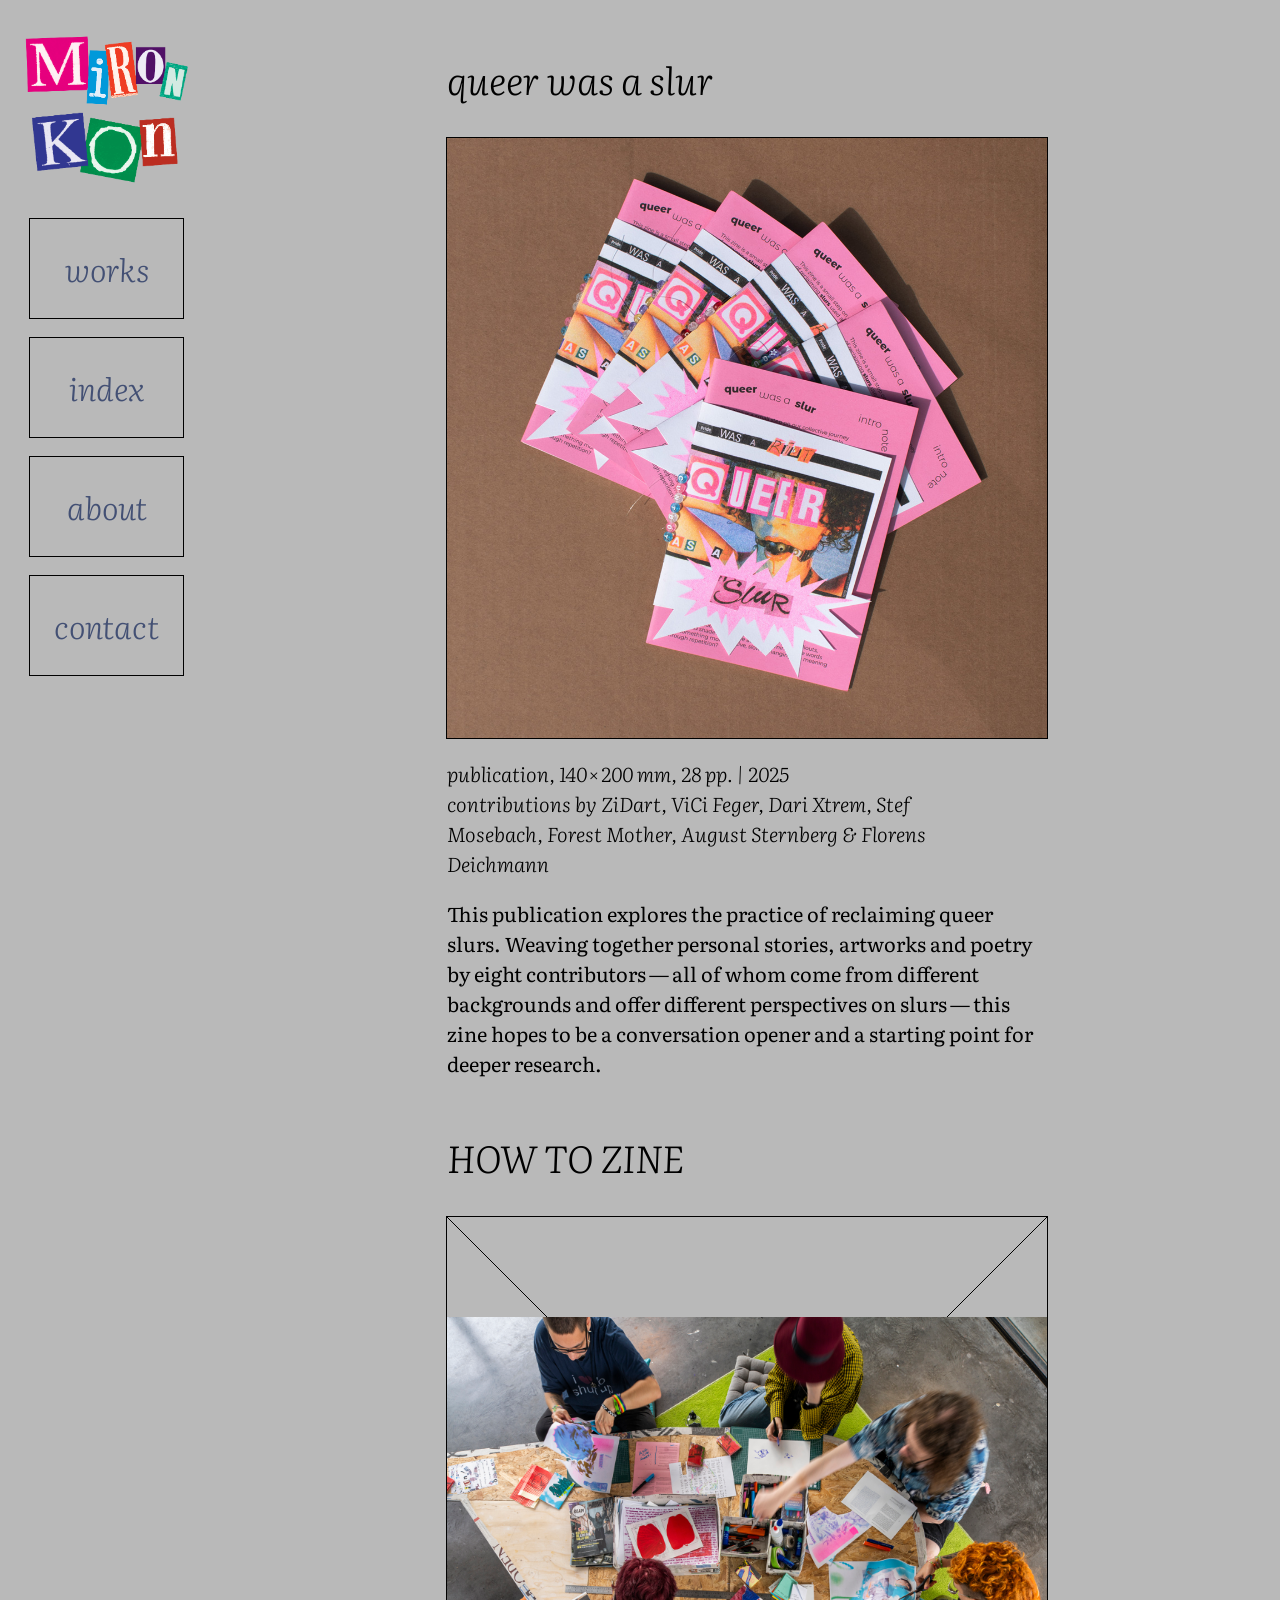
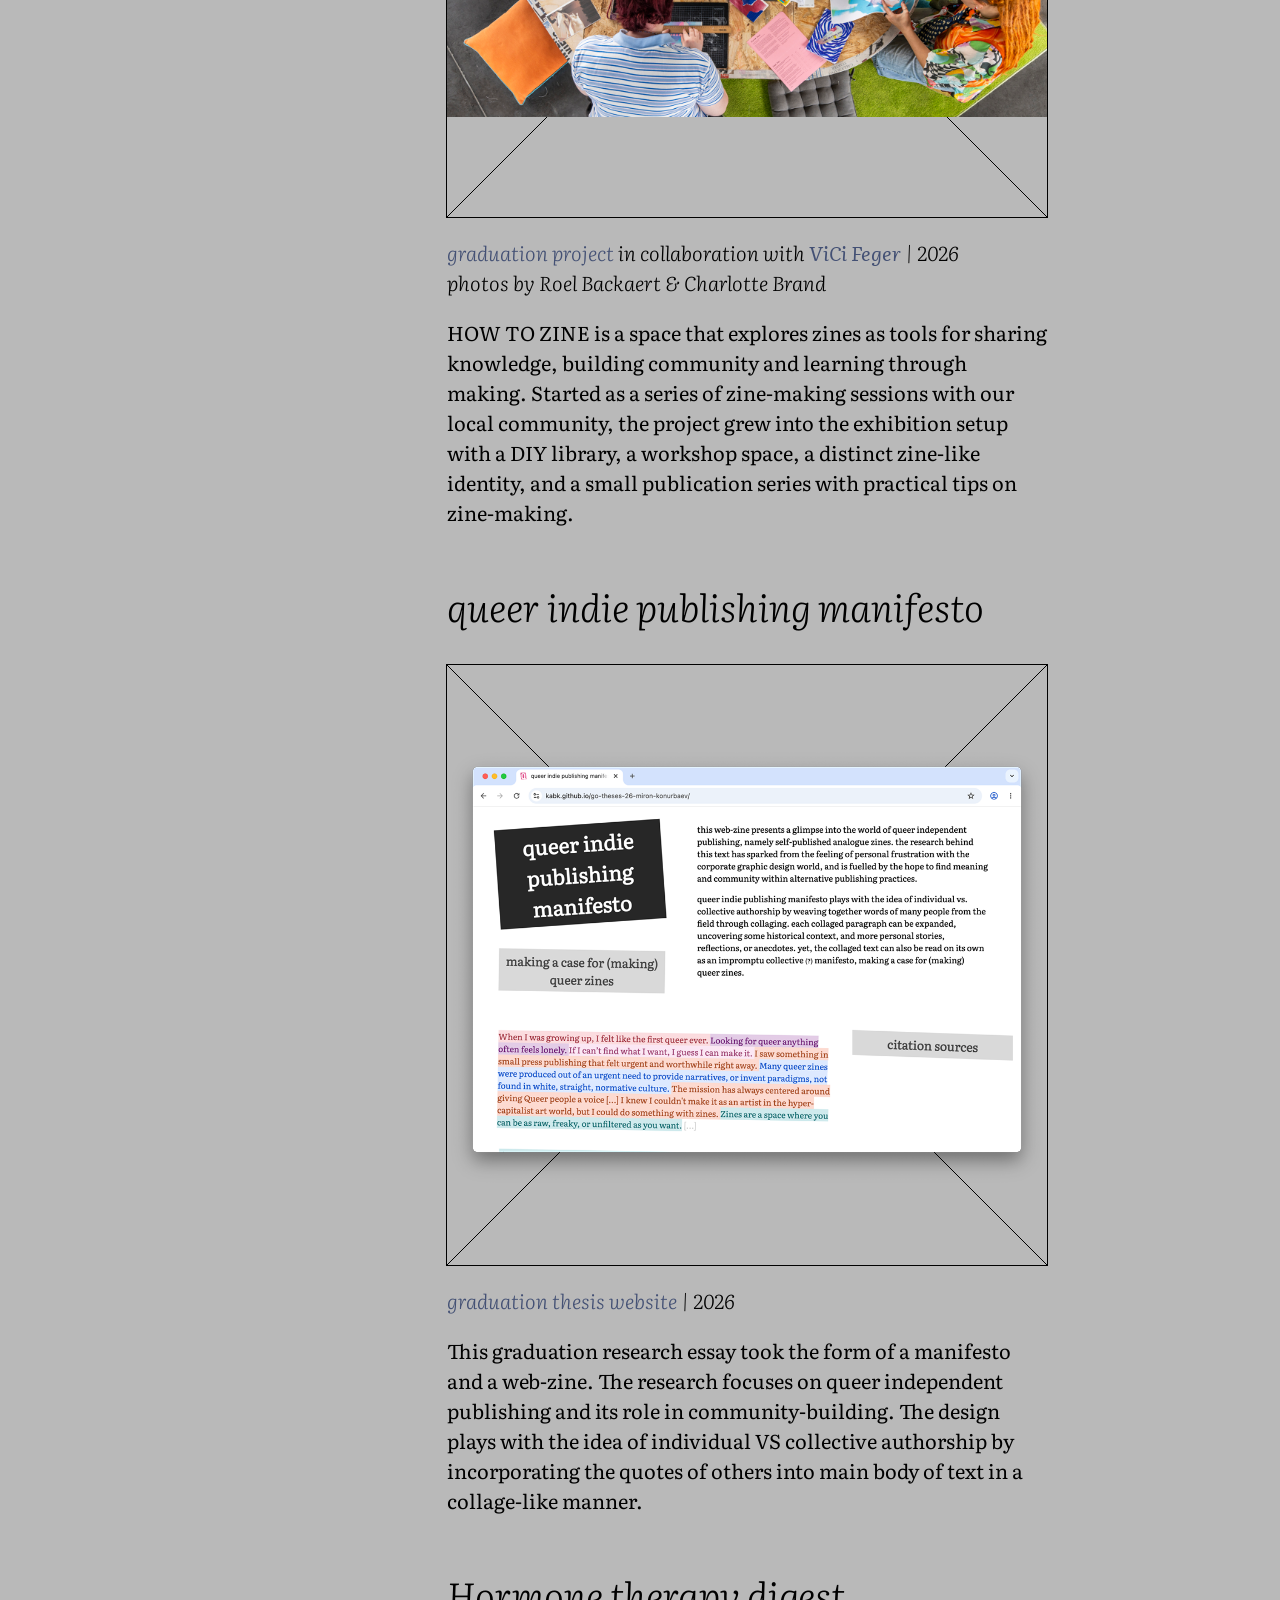
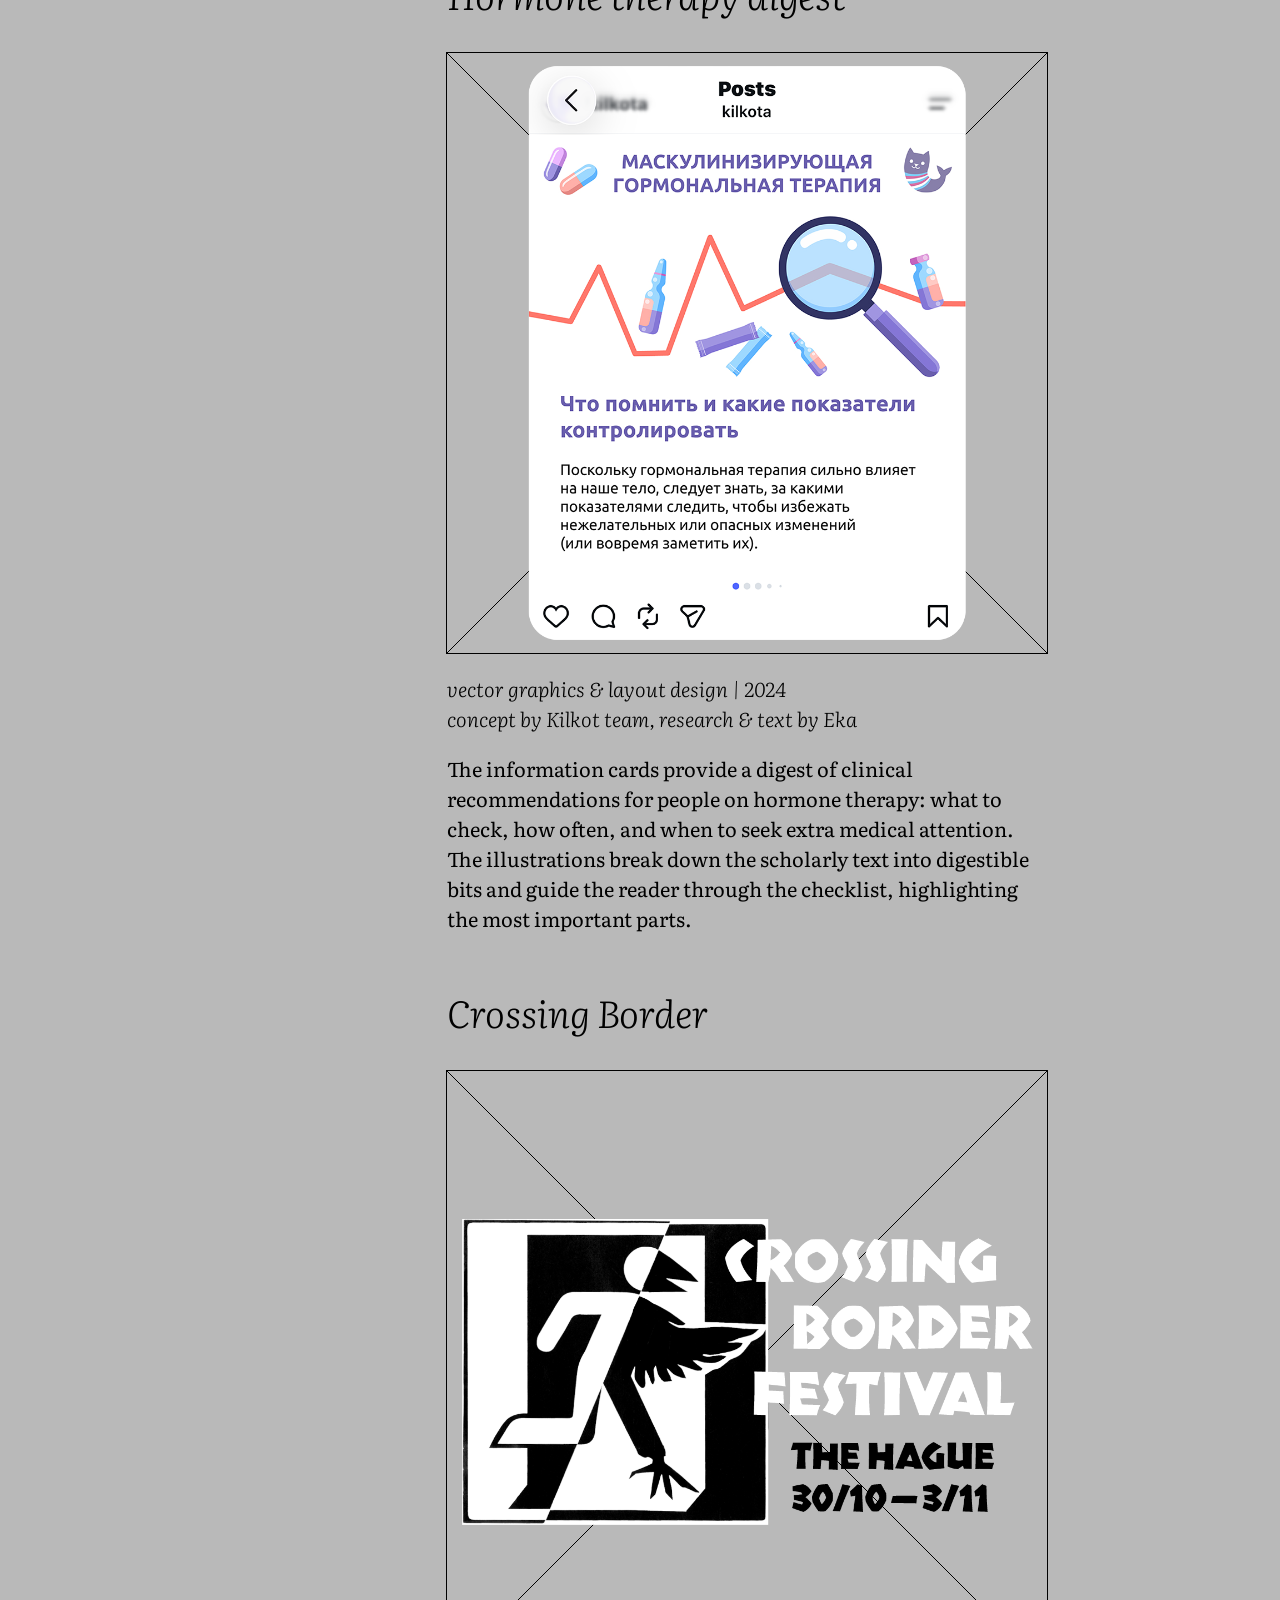
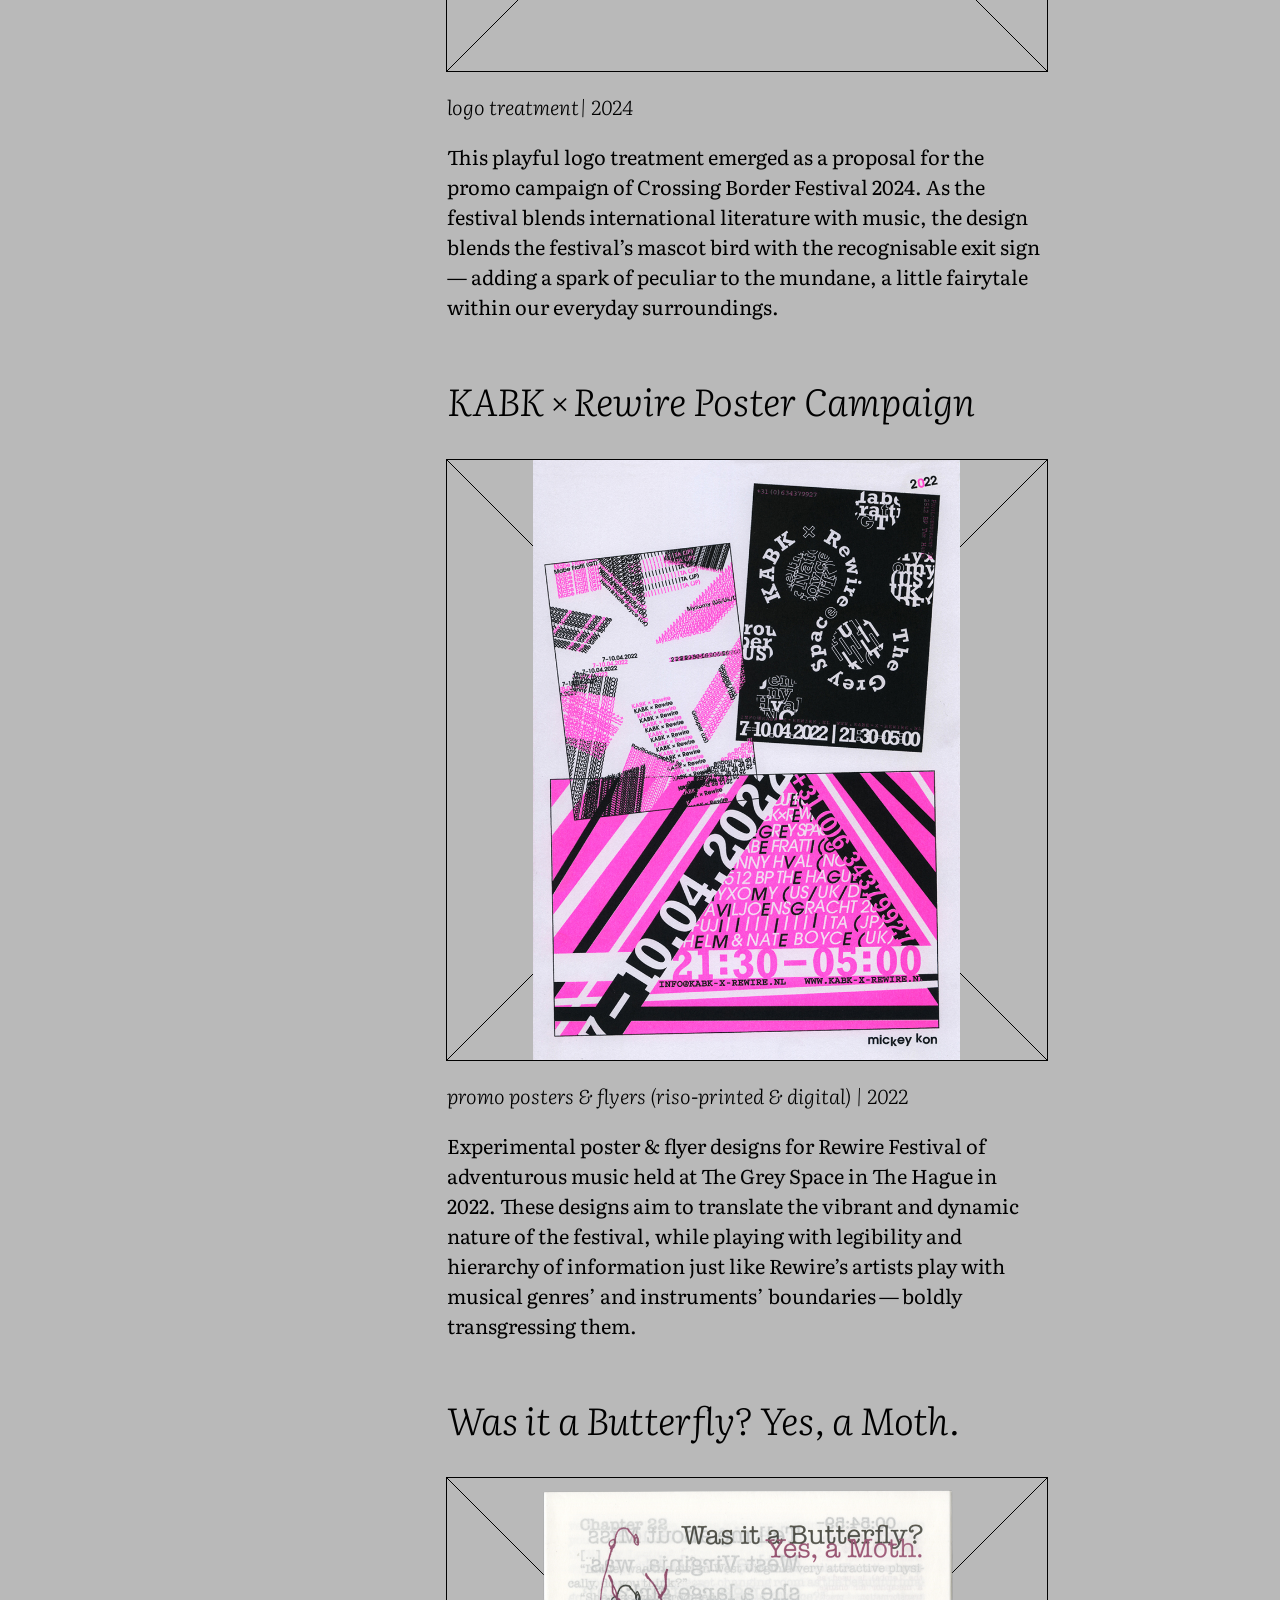
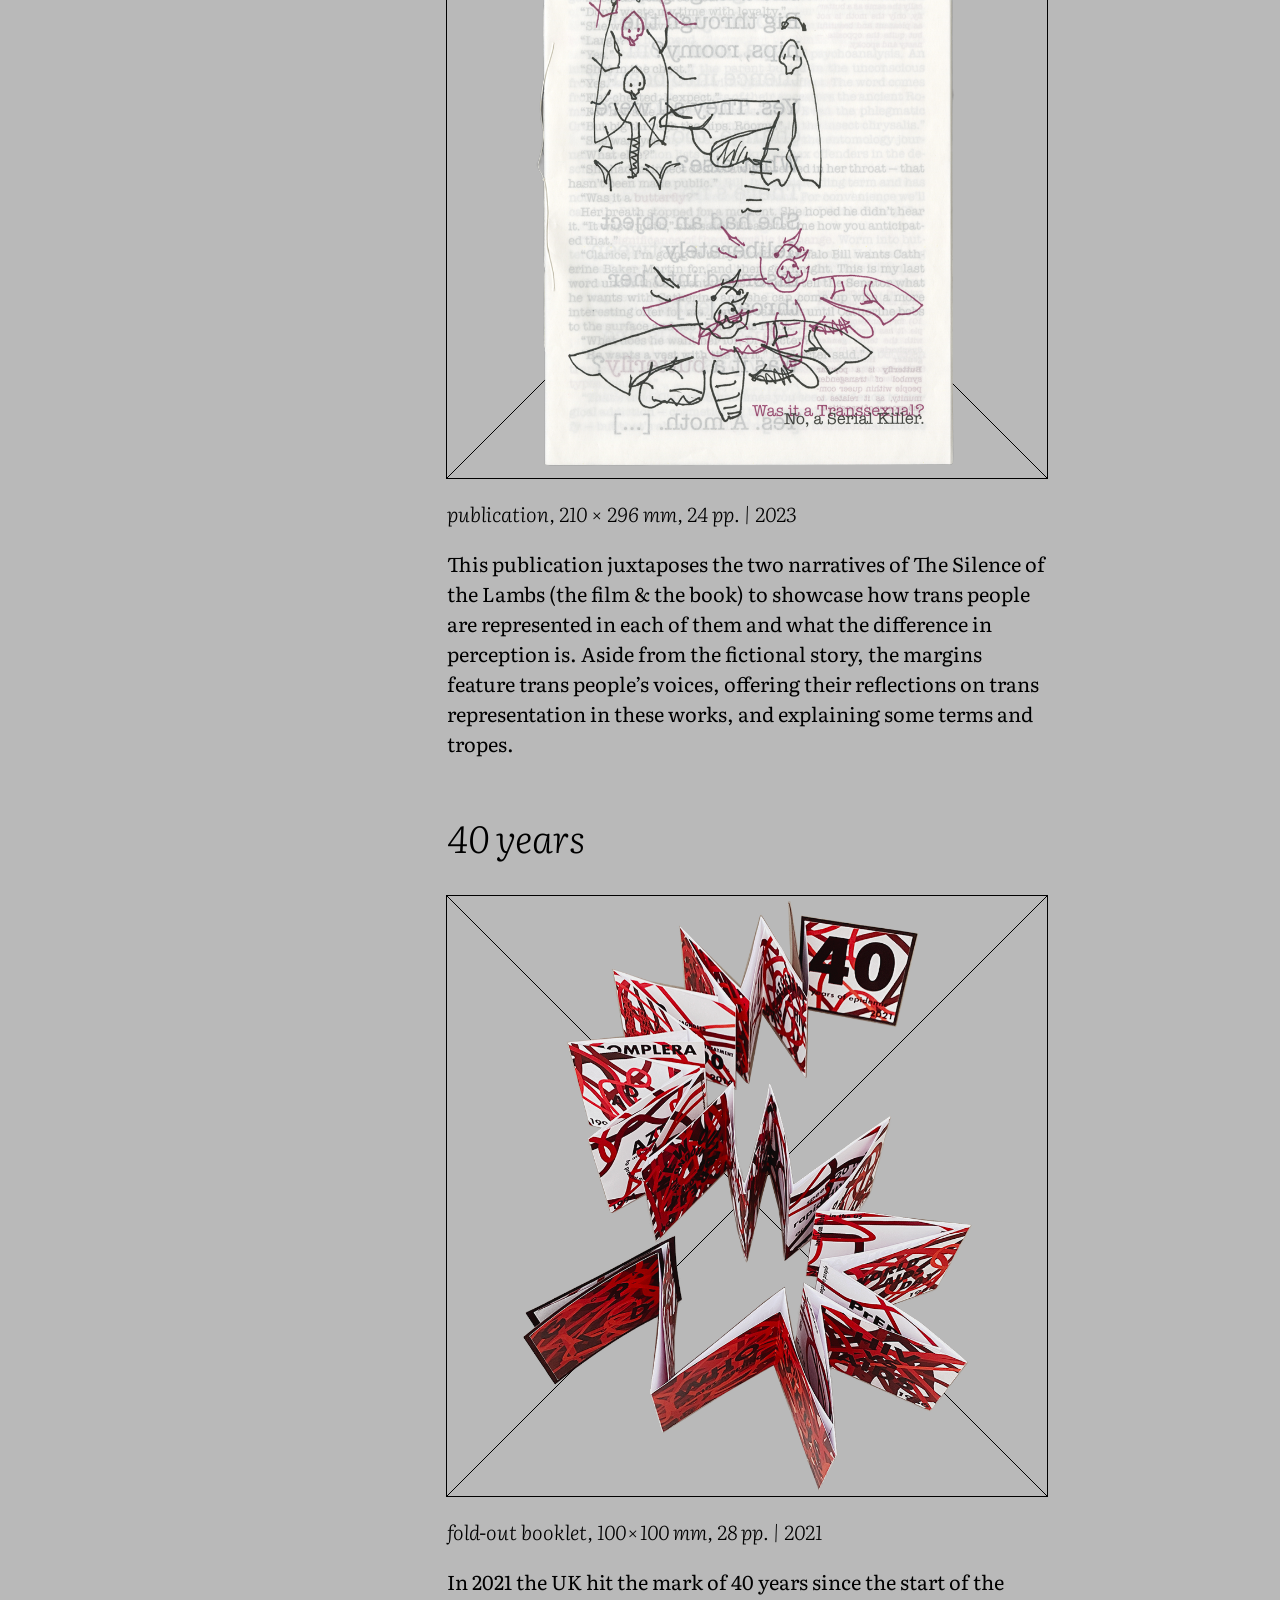
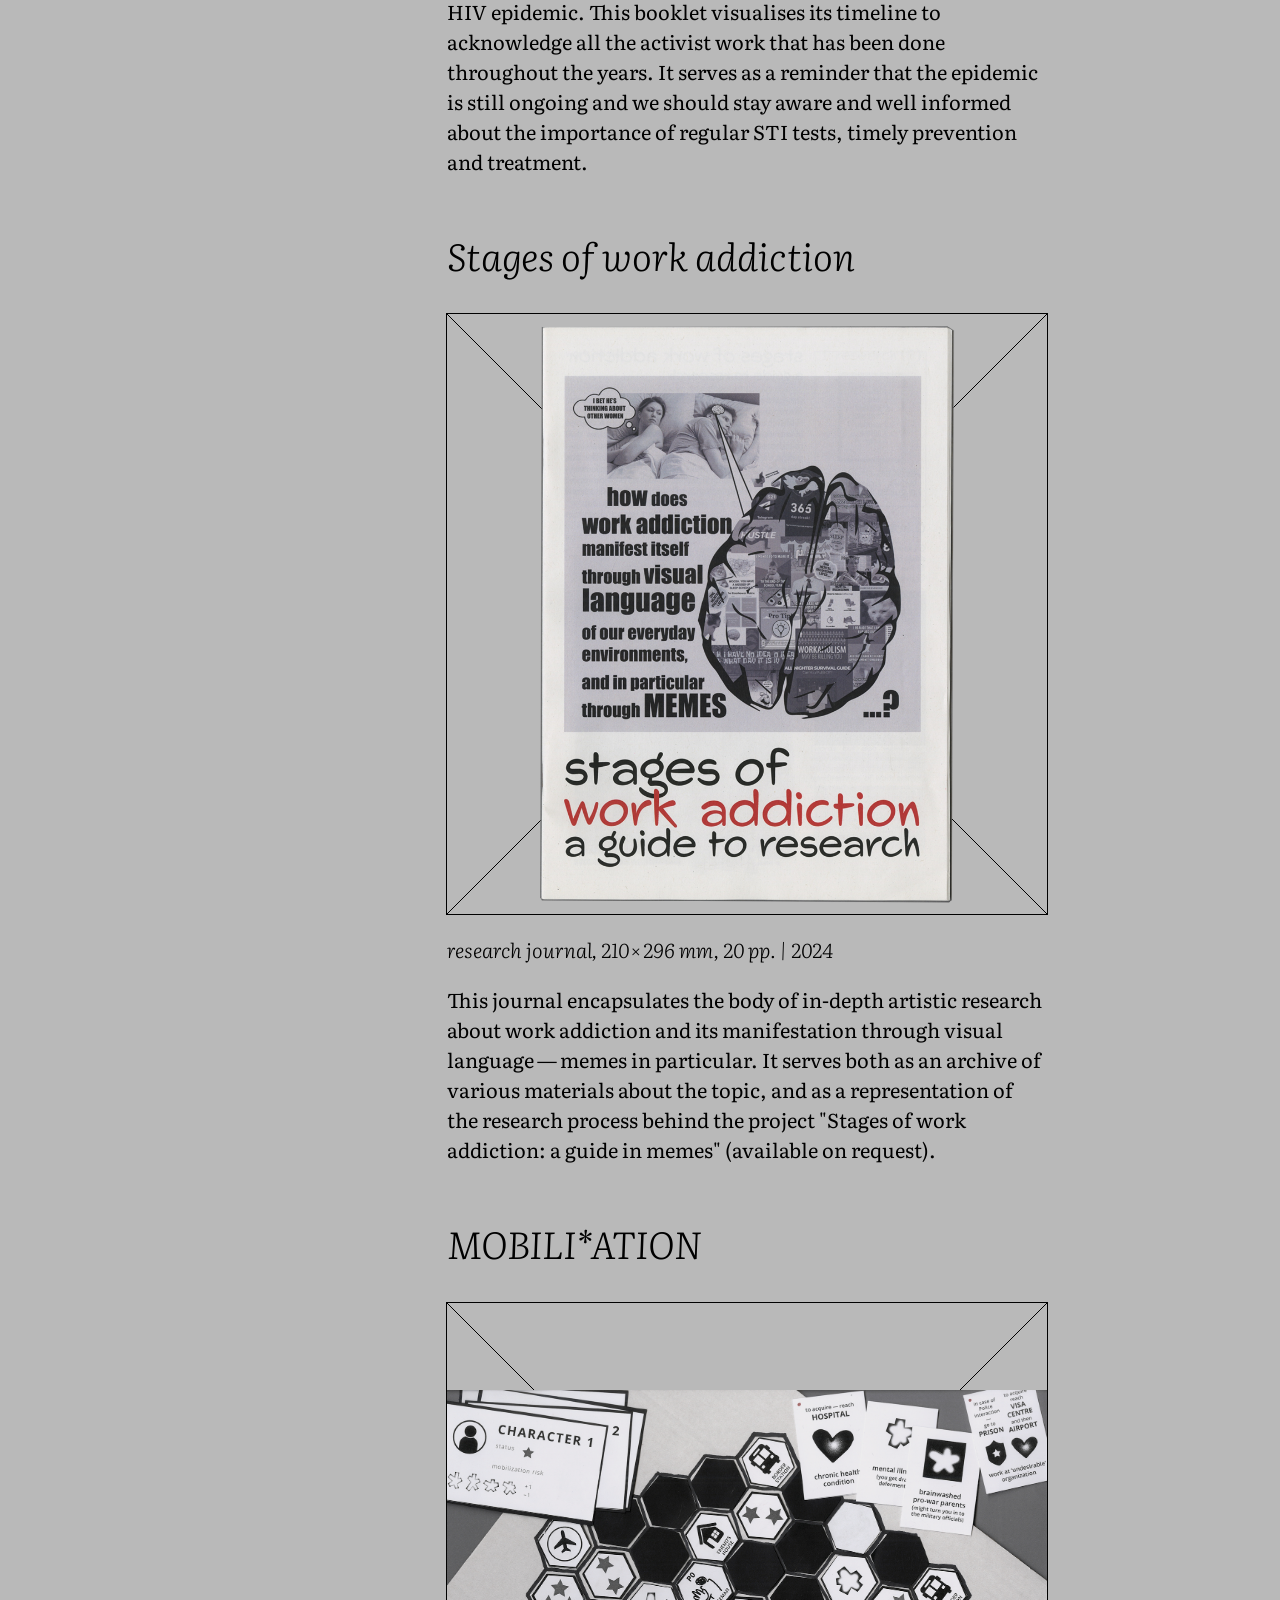
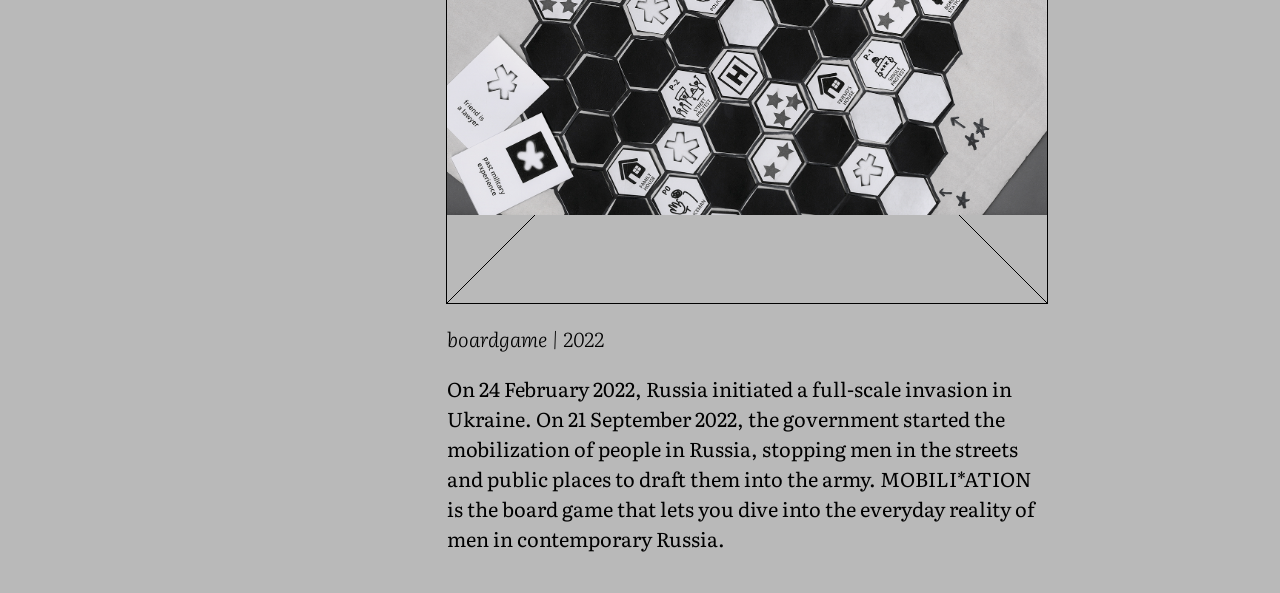
<file: index.html>
<!DOCTYPE html>

<html lang="en">

	<head>

		<meta charset="utf-8">
		<meta name="viewport" content="width=device-width,initial-scale=1.0">
		<meta name="description" content="portfolio website of Miron Kon" /> 
		<meta name="keywords" content="portfolio, website, graphic design, communication design, creative work"/> 
		<meta name="author" content="Miron Kon" />

		<link rel="icon" href="assets/images/favicon/favicon.png"/>

		<title>Miron Kon</title>

		<link rel="stylesheet" href="assets/css/normalize.css">
		<link rel="stylesheet" href="assets/css/style.css">
	    
	</head>

	<body>
		<div class="page-wrapper">

			<main>

				<div class="menu">

					<img src="content/mironicon-txt.png" alt="mironicon" width="100%" height="auto">
					<a href="index.html#"><div class="txt-block"><h1>works</h1></div></a>
					<a href="workindex.html"><div class="txt-block"><h1>index</h1></div></a>
					<a href="about.html"><div class="txt-block"><h1>about</h1></div></a>
					<a href="mailto:mick7kon@gmail.com"><div class="txt-block desktop-only"><h1>contact</h1></div></a>

				</div>

				<div class="gallery">
					<h2 id="project-01">queer was a slur</h2>
					
					<figure>

						<div class="image-block diag slider">
							<button class="prev" onclick="changeImage('slider1', -1)">&#x2190;</button>
								<img id="slider1" src="content/qwas-01.jpg" alt="A photograph of a zine cover with a star-shaped cover page revealing parts of the pink page beneath it">
							<button class="next" onclick="changeImage('slider1', 1)">&#x2192;</button>
						</div>

						<figcaption>
							<p>
								<em>publication, 140 × 200 mm, 28 pp. | 2025
									<br>contributions by ZiDart, ViCi Feger, Dari Xtrem, Stef Mosebach, Forest Mother, August Sternberg & Florens Deichmann
								</em>
							</p>
						</figcaption>

					</figure>

					<p>
						This publication explores the practice of reclaiming queer slurs. Weaving together personal stories, artworks and poetry by eight contributors — all of whom come from different backgrounds and offer different perspectives on slurs — this zine hopes to be a conversation opener and a starting point for deeper research.
					</p>
				</div>

				<div class="gallery">
					<h2 id="project-02">HOW TO ZINE</h2>

					<figure>

						<div class="image-block diag slider">
							<button class="prev" onclick="changeImage('slider2', -1)">&#x2190;</button>						
								<img id="slider2" src="content/howtozine-01.jpg" alt="A photograph of five people making zines">
							<button class="next" onclick="changeImage('slider2', 1)">&#x2192;</button>
						</div>

						<figcaption>
							<p>
								<em><a href="https://graduation.kabk.nl/2026/miron-konurbaev" target="_blank">graduation project</a> in collaboration with <a href="https://pici-vici.github.io/portfolio/" target="_blank"><strong>ViCi Feger</strong></a> | 2026
									<br>photos by Roel Backaert & Charlotte Brand
								</em>
							</p>
						</figcaption>

					</figure>
					
					<p>
						HOW TO ZINE is a space that explores zines as tools for sharing knowledge, building community and learning through making. Started as a series of zine-making sessions with our local community, the project grew into the exhibition setup with a DIY library, a workshop space, a distinct zine-like identity, and a small publication series with practical tips on zine-making. 
					</p>
				</div>

				<div class="gallery">
					<h2 id="project-03">queer indie publishing manifesto</h2>

					<figure>

						<div class="image-block diag slider">
							<button class="prev" onclick="changeImage('slider3', -1)">&#x2190;</button>
								<img id="slider3" src="content/qip-01.png" alt="A screenshot of a website with the title 'queer indie publishing manifesto' and an introduction text">
							<button class="next" onclick="changeImage('slider3', 1)">&#x2192;</button>
						</div>

						<figcaption>
							<p>
								<em><a href="https://kabk.github.io/go-theses-26-miron-konurbaev" target="_blank">graduation thesis website</a> | 2026</em>
							</p>
						</figcaption>

					</figure>

					<p>
						This graduation research essay took the form of a manifesto and a web-zine. The research focuses on queer independent publishing and its role in community-building. The design plays with the idea of individual VS col­lective authorship by incorporating the quotes of others into main body of text in a collage-like manner. 
					</p>
				</div>

				<div class="gallery">
					<h2 id="project-04">Hormone therapy digest</h2>

					<figure>

						<div class="image-block diag slider">
							<button class="prev" onclick="changeImage('slider4', -1)">&#x2190;</button>						
								<img id="slider4" src="content/hrt-01.png" alt="A screenshot of an instagram post by Kilkot team with a vector illustration of a magnifying glass over a linear graph surrounded by some ampules and pills, followed by text about hormone therapy in Russian">
							<button class="next" onclick="changeImage('slider4', 1)">&#x2192;</button>
						</div>

						<figcaption>
							<p>
								<em>vector graphics & layout design | 2024
									<br>concept by Kilkot team, research & text by Eka
								</em>
							</p>
						</figcaption>

					</figure>
					
					<p>
						The information cards provide a digest of clinical recommendations for people on hormone therapy: what to check, how often, and when to seek extra medical attention. The illustrations break down the scholarly text into digestible bits and guide the reader through the checklist, highlighting the most important parts.
					</p>
				</div>

				<div class="gallery">
					<h2 id="project-05">Crossing Border</h2>

					<figure>

						<div class="image-block diag slider">
							<button class="prev" onclick="changeImage('slider5', -1)">&#x2190;</button>						
								<img id="slider5" src="content/crossing-border-01.png" alt="A black and white logo with an icon resembling an emergency exit sign but split in the middle — the creature going through the door being half-human and half-bird. To the right of the icon the text reads 'Crossing Border Festival, The Hague, 30/10–3/11'">
							<button class="next" onclick="changeImage('slider5', 1)">&#x2192;</button>
						</div>

						<figcaption>
							<p>
								<em>logo treatment| 2024</em>
							</p>
						</figcaption>

					</figure>

					<p>
						This playful logo treatment emerged as a proposal for the promo campaign of Crossing Border Festival 2024. As the festival blends international literature with music, the design blends the festival’s mascot bird with the recognisable exit sign — adding a spark of peculiar to the mundane, a little fairytale within our everyday surroundings.
					</p>
				</div>

				<div class="gallery">
					<h2 id="project-06">KABK × Rewire Poster Campaign</h2>

					<figure>

						<div class="image-block diag slider">
							<button class="prev" onclick="changeImage('slider6', -1)">&#x2190;</button>
								<img id="slider6" src="content/rewire-01.jpg" alt="A scan of a pink and black poster with experimental typesetting">
							<button class="next" onclick="changeImage('slider6', 1)">&#x2192;</button>
						</div>

						<figcaption>
							<p>
								<em>promo posters & flyers (riso-printed & digital) | 2022</em>
							</p>
						</figcaption>

					</figure>

					<p>
						Experimental poster & flyer designs for Rewire Festival of adventurous music held at The Grey Space in The Hague in 2022. These designs aim to translate the vibrant and dynamic nature of the festival, while playing with legibility and hierarchy of information just like Rewire’s artists play with musical genres’ and instruments’ boundaries — boldly transgressing them.
					</p>
				</div>

				<div class="gallery">
					<h2 id="project-07">Was it a Butterfly? Yes, a Moth.</h2>

					<figure>

						<div class="image-block diag slider">
							<button class="prev" onclick="changeImage('slider7', -1)">&#x2190;</button>
								<img id="slider7" src="content/butterfly-01.png" alt="A scan of a publication cover with cryptic illustration of a moth and title text">
							<button class="next" onclick="changeImage('slider7', 1)">&#x2192;</button>
						</div>

						<figcaption>
							<p>
								<em>publication, 210 × 296 mm, 24 pp. | 2023</em>
							</p>
						</figcaption>

					</figure>

					<p>
						This publication juxtaposes the two narratives of The Silence of the Lambs (the film & the book) to showcase how trans people are represented in each of them and what the difference in perception is. Aside from the fictional story, the margins feature trans people’s voices, offering their reflections on trans representation in these works, and explaining some terms and tropes.					
					</p>
				</div>

				<div class="gallery">
					<h2 id="project-08">40 years</h2>
					
					<figure>

						<div class="image-block diag slider">
							<button class="prev" onclick="changeImage('slider8', -1)">&#x2190;</button>						
								<img id="slider8" src="content/hiv-01.png" alt="A photograph of a fold-out concertina booklet partially folded out and standing in a zigzag shape">
							<button class="next" onclick="changeImage('slider8', 1)">&#x2192;</button>
						</div>

						<figcaption>
							<p>
								<em>fold-out booklet, 100 × 100 mm, 28 pp. | 2021</em>
							</p>
						</figcaption>

					</figure>
					
					<p>
						In 2021 the UK hit the mark of 40 years since the start of the HIV epidemic. This booklet visualises its timeline to acknowledge all the activist work that has been done throughout the years. It serves as a reminder that the epidemic is still ongoing and we should stay aware and well informed about the importance of regular STI tests, timely prevention and treatment.
					</p>
				</div>

				<div class="gallery">
					<h2 id="project-09">Stages of work addiction</h2>

					<figure>

						<div class="image-block diag slider">
							<button class="prev" onclick="changeImage('slider9', -1)">&#x2190;</button>
								<img id="slider9" src="content/work-addict-01.png" alt="A scan of a publication cover with a meme and title text typeset in a meme-like typeface">
							<button class="next" onclick="changeImage('slider9', 1)">&#x2192;</button>
						</div>

						<figcaption>
							<p>
								<em>research journal, 210 × 296 mm, 20 pp. | 2024</em>
							</p>
						</figcaption>

					</figure>

					<p>
						This journal encapsulates the body of in-depth artistic research about work addiction and its manifestation through visual language — memes in particular. It serves both as an archive of various materials about the topic, and as a representation of the research process behind the project "Stages of work addiction: a guide in memes" (available on request).
					</p>
				</div>

				<div class="gallery">
					<h2 id="project-10">MOBILI*ATION</h2>

					<figure>

						<div class="image-block diag slider">
							<button class="prev" onclick="changeImage('slider10', -1)">&#x2190;</button>						
								<img id="slider10" src="content/mobilization-01.jpeg" alt="A photograph of the game board and some cards">
							<button class="next" onclick="changeImage('slider10', 1)">&#x2192;</button>
						</div>

						<figcaption>
							<p>
								<em>boardgame | 2022</em>
							</p>
						</figcaption>

					</figure>

					<p>
						On 24 February 2022, Russia initiated a full-scale invasion in Ukraine. On 21 September 2022, the government started the mobilization of people in Russia, stopping men in the streets and public places to draft them into the army. MOBILI*ATION is the board game that lets you dive into the everyday reality of men in contemporary Russia.
					</p>
				</div>

			</main>

		</div>
		<!-- end webpage content -->
		<script type="text/javascript" src="assets/js/script.js"></script>

	</body>

</html>
</file>
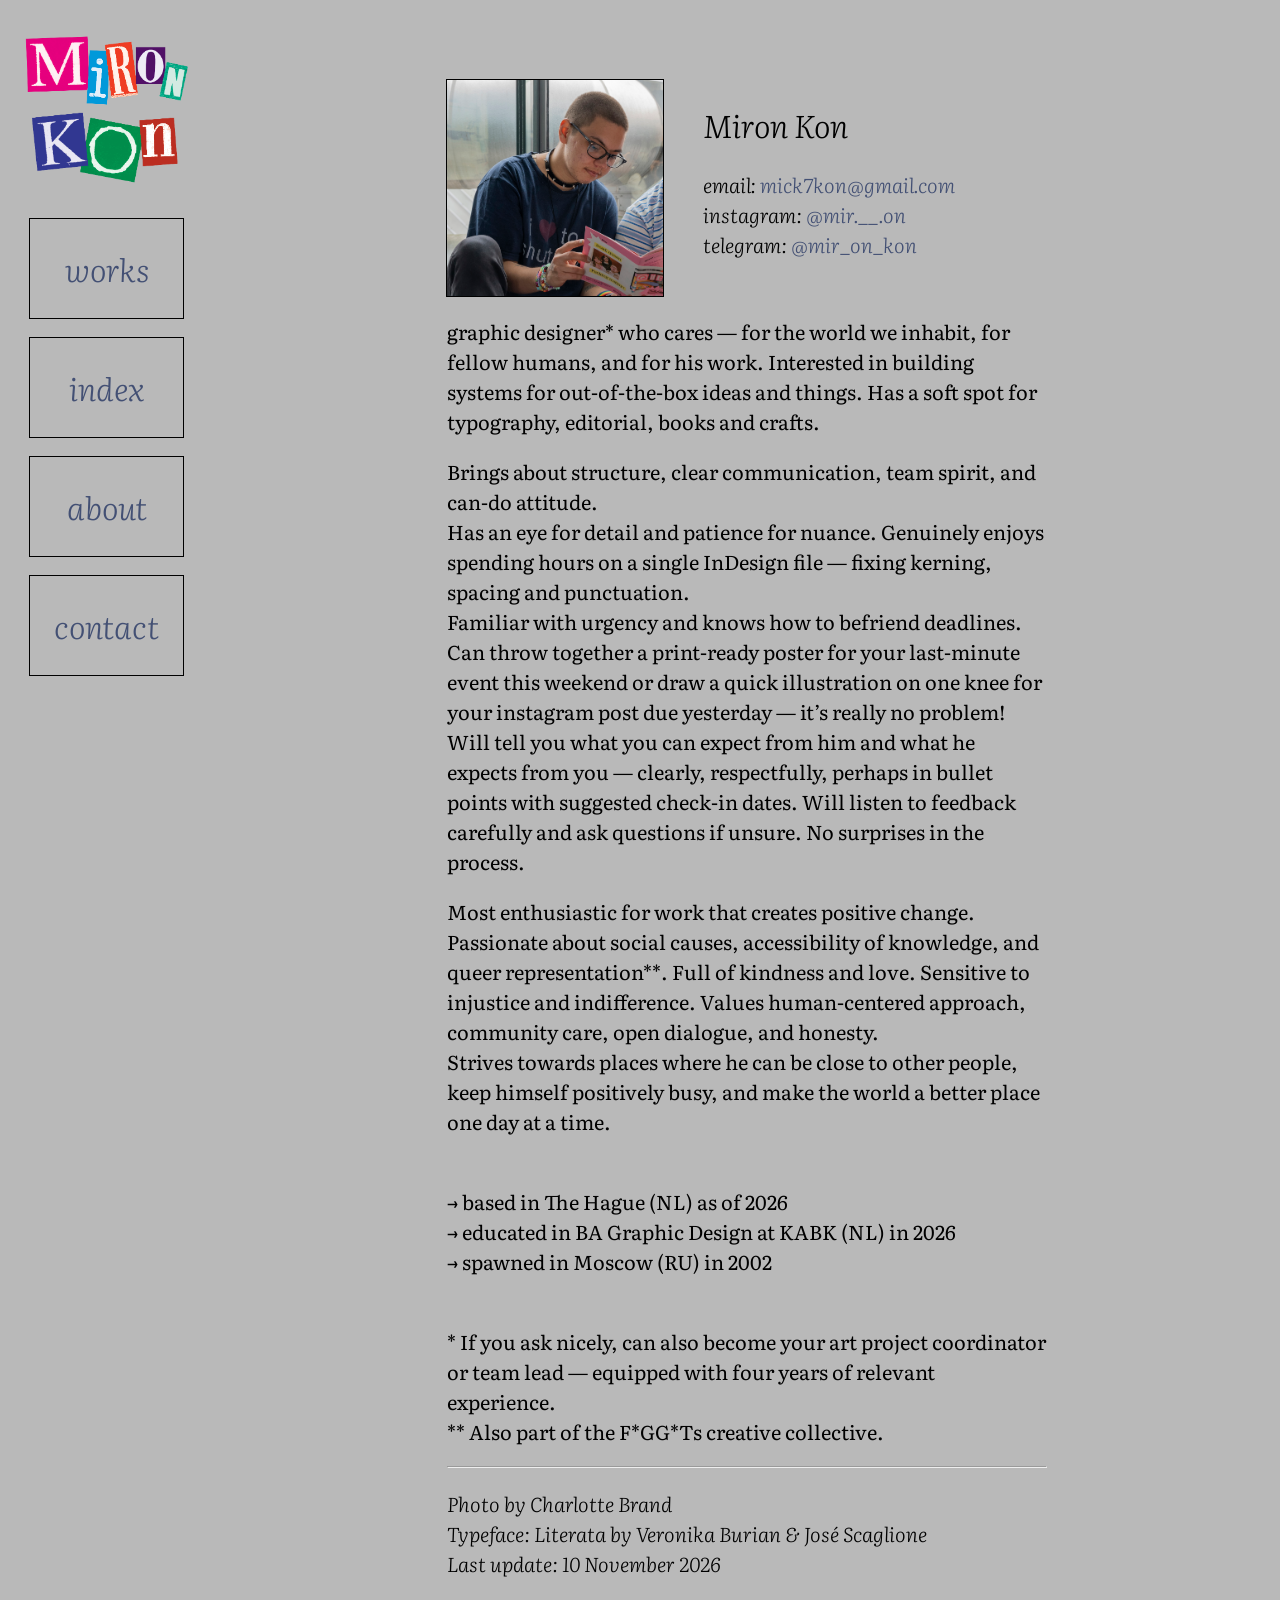
<file: about.html>
<!DOCTYPE html>

<html lang="en">

	<head>

		<meta charset="utf-8">
		<meta name="viewport" content="width=device-width,initial-scale=1.0">
		<meta name="description" content="portfolio website of Miron Kon" /> 
		<meta name="keywords" content="portfolio, website, graphic design, communication design, creative work"/> 
		<meta name="author" content="Miron Kon" />

		<link rel="icon" href="assets/images/favicon/favicon.png"/>

		<title>Miron Kon</title>

		<link rel="stylesheet" href="assets/css/normalize.css">
		<link rel="stylesheet" href="assets/css/style.css">
	    
	</head>

	<body>
		<div class="page-wrapper">

			<main>

				<div class="menu">

					<img src="content/mironicon-txt.png" alt="mironicon" width="100%" height="auto">
					<a href="index.html"><div class="txt-block"><h1>works</h1></div></a>
					<a href="workindex.html"><div class="txt-block"><h1>index</h1></div></a>
					<a href="about.html"><div class="txt-block"><h1>about</h1></div></a>
					<a href="mailto:mick7kon@gmail.com"><div class="txt-block desktop-only"><h1>contact</h1></div></a>

				</div>

				<div class="gallery">

					<div class="box-pp">
						<div class="image-pp">
							<img src="content/mironkon-pp.jpg" alt="A portrait photograph of Miron reading a book">
						</div>
						<div class="text-pp">
							<h1>Miron Kon</h1>
							<p>
								<em>email: <a href="mailto:mick7kon@gmail.com">mick7kon@gmail.com</a></em>
								<br><em>instagram: <a href="https://www.instagram.com/mir.__.on" target="_blank">@mir.__.on</a></em>
								<br><em>telegram: <a href="https://t.me/mir_on_kon" target="_blank">@mir_on_kon</a></em>
							</p>
						</div>
					</div>

					<p>
						graphic designer* who cares — for the world we inhabit, for fellow humans, and for his work. Interested in building systems for out-of-the-box ideas and things. Has a soft spot for typography, editorial, books and crafts. 
					</p>
					<p>
						Brings about structure, clear communication, team spirit, and can-do attitude.
						<br>Has an eye for detail and patience for nuance. Genuinely enjoys spending hours on a single InDesign file — fixing kerning, spacing and punctuation.
						<br>Familiar with urgency and knows how to befriend deadlines. Can throw together a print-ready poster for your last-minute event this weekend or draw a quick illustration on one knee for your instagram post due yesterday — it’s really no problem!
						<br>Will tell you what you can expect from him and what he expects from you — clearly, respectfully, perhaps in bullet points with suggested check-in dates. Will listen to feedback carefully and ask questions if unsure. No surprises in the process.
					</p>
					<p>
						Most enthusiastic for work that creates positive change.
						<br>Passionate about social causes, accessibility of knowledge, and queer representation**. Full of kindness and love. Sensitive to injustice and indifference. Values human-centered approach, community care, open dialogue, and honesty.
						<br>Strives towards places where he can be close to other people, keep himself positively busy, and make the world a better place one day at a time.
					</p>
					<p>
						<br>&#x2192; based in The Hague (NL) as of 2026
						<br>&#x2192; educated in BA Graphic Design at KABK (NL) in 2026
						<br>&#x2192; spawned in Moscow (RU) in 2002
					</p>
					<p>
						<br>* If you ask nicely, can also become your art project coordinator or team lead — equipped with four years of relevant experience.
						<br>** Also part of the F*GG*Ts creative collective.
					</p>

					<hr>

					<p>
						<em>Photo by Charlotte Brand
							<br>Typeface: Literata by Veronika Burian & José Scaglione
							<br>Last update: 10 November 2026
						</em>
					</p>

				</div>

			</main>

		</div>
		<!-- end webpage content -->
		<script type="text/javascript" src="assets/js/script.js"></script>

	</body>

</html>
</file>
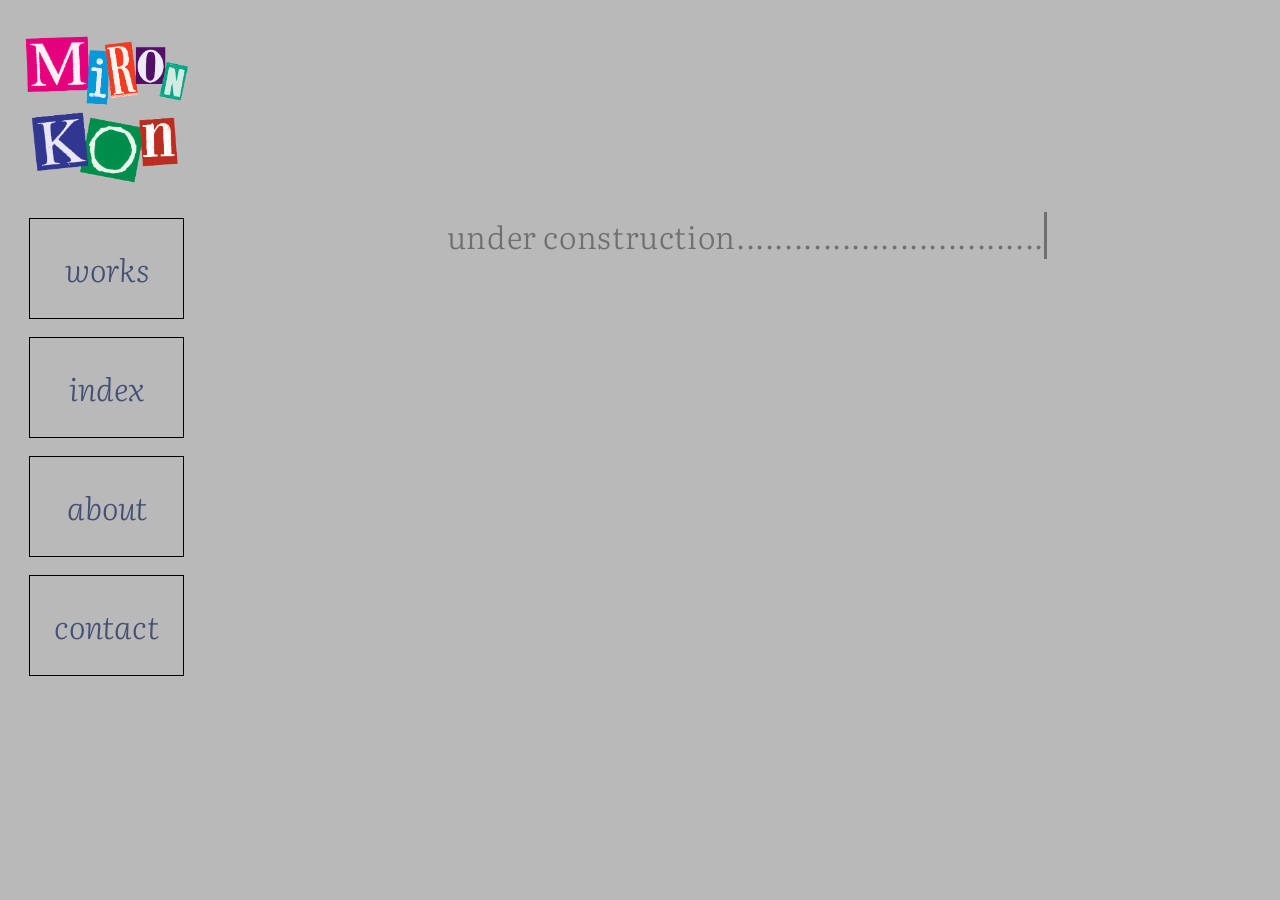
<file: workindex.html>
<!DOCTYPE html>

<html lang="en">

	<head>

		<meta charset="utf-8">
		<meta name="viewport" content="width=device-width,initial-scale=1.0">
		<meta name="description" content="portfolio website of Miron Kon" /> 
		<meta name="keywords" content="portfolio, website, graphic design, communication design, creative work"/> 
		<meta name="author" content="Miron Kon" />

		<link rel="icon" href="assets/images/favicon/favicon.png"/>

		<title>Miron Kon</title>

		<link rel="stylesheet" href="assets/css/normalize.css">
		<link rel="stylesheet" href="assets/css/style.css">
	    
	</head>

	<body>
		<div class="page-wrapper">

			<main>

				<div class="menu">

					<img src="content/mironicon-txt.png" alt="mironicon" width="100%" height="auto">
					<a href="index.html"><div class="txt-block"><h1>works</h1></div></a>
					<a href="workindex.html"><div class="txt-block"><h1>index</h1></div></a>
					<a href="about.html"><div class="txt-block"><h1>about</h1></div></a>
					<a href="mailto:mick7kon@gmail.com"><div class="txt-block desktop-only"><h1>contact</h1></div></a>

				</div>

				<div class="gallery">

					<h3 class="low sketch typewriter">under construction.....................................</h3>
				
				</div>

			</main>

		</div>
		<!-- end webpage content -->
		<script type="text/javascript" src="assets/js/script.js"></script>

	</body>

</html>
</file>
<file: assets/css/style.css>
@charset "UTF-8";

@font-face {
    font-family: 'Literata';
    src: url('../fonts/literata/Literata18pt-Regular.woff2');
    font-weight: normal;
    font-style: normal;
    font-display: block;
}
@font-face {
    font-family: 'Literata';
    src: url('../fonts/literata/Literata24pt-Light.woff2');
    font-weight: 300;
    font-style: normal;
    font-display: block;
}
@font-face {
    font-family: 'Literata';
    src: url('../fonts/literata/literata-italic-webfont.woff2');
    font-weight: normal;
    font-style: italic;
    font-display: block;
}
@font-face {
    font-family: 'Literata';
    src: url('../fonts/literata/Literata_24pt-LightItalic.woff2');
    font-weight: 300;
    font-style: italic;
    font-display: block;
}

/* VARIABLES */
:root {
  --color-background: #b9b9b9;
  --color-text: rgba(0,0,0,1);
  --color-text-link: rgba(67,80,116,1);
  --color-text-link-hover: rgba(67,80,116,0.6);
  --font-text: 'Literata', serif;
  --font-size: 18px;
  --margin: 1rem;
  --font-size-heading: calc(var(--font-size) * 1.5);
  --font-size-subheading: calc(var(--font-size) * 1.25);
  --font-size-caption: calc(var(--font-size) * 0.85);
  --margin-xs: calc(var(--margin) * 0.5);
  --margin-s: calc(var(--margin) * 1);
  --margin-sm: calc(var(--margin) * 1.5);
  --margin-m: calc(var(--margin) * 2);
  --margin-l: calc(var(--margin) * 3);
  --margin-xl: calc(var(--margin) * 5);
}


/* GENERAL STYLES */

html {
  font: var(--font-size) var(--font-text);
  color: var(--color-text);
  background-color: var(--color-background);
}

body {
  position:relative;
  background-color: var(--color-background);
  font: var(--font-size) var(--font-text);
  color: var(--color-text);
  width:100%;
  max-width: 100svw;
  height:auto;
  overflow-x: hidden;
  overflow-y:auto;
}

a {
  color: var(--color-text-link);
  text-decoration: none;
}

a:hover {
  color: var(--color-text-link-hover);
  text-decoration: none;
}

h1{
  font-size: clamp(
    var(--font-size-subheading),
    4vw,
    calc(var(--font-size-subheading) * 1.25)
  );
  font-style: italic;
  font-weight: 300;
}

h2{
  font-size: clamp(
    var(--font-size-heading),
    3vw,
    calc(var(--font-size-heading) * 1.25)
  );
  font-style: italic;
  font-weight: 300;
}

h3{
  font-size: clamp(
    var(--font-size-subheading),
    4vw,
    calc(var(--font-size-subheading) * 1.25)
  );
  font-style: normal;
  font-weight: 300;
}

p{
  font-style: normal;
  font-weight: normal;
}

em{
  font-weight: 300;  
}

figure{
  margin-left: 0;
}

.caption{
  font-size: var(--font-size-caption);
}


/* PAGE STYLES */

div.page-wrapper {
  padding: var(--margin);
}

main{
  display: grid;
  grid-template-columns: repeat(6, 1fr);
  grid-column-gap: var(--margin-m);
}

.menu{
  grid-column: 1;
  grid-column-end: 2;
  position: sticky;
  top: var(--margin-s);
  height: fit-content;
}

.txt-block{
  margin: var(--margin-xs);
  margin-top: var(--margin-s);
  outline-style: solid;
  outline-width: 1px;
  outline-color: black;
  display: flex;
  align-items: center;
  justify-content: center;
}
.txt-block h1{
  padding: 5px;
}

.gallery{
  grid-column: 3 / span 3;
  max-width: 50vw;
}

.image-block{
  aspect-ratio : 1 / 1;
  width: calc(50vw - var(--margin)*2);
  outline: 1px solid black;
  display: flex;
  justify-content: center;
  align-items: center;
}
.image-block img {
  width: 100%;
  height: 100%;
  object-fit: contain;
}

.box-pp{
    display: flex;
    justify-content: space-between;
    align-items: start;
    margin-top: var(--margin-l);
}
.image-pp{
  aspect-ratio : 1 / 1;
  width: calc(20vw - var(--margin)*2);
  min-width: 170px;
  outline: 1px solid black;
  display: flex;
  justify-content: center;
  align-items: center;
}
.image-pp img{
  width: 100%;
  height: 100%;
  object-fit: contain;
}
.text-pp{
  width: calc(30vw - var(--margin)*2);
  min-width: 250px;
  margin-left: var(--margin-s);
}

.diag {
    background: url("data:image/svg+xml;utf8,<svg xmlns='http://www.w3.org/2000/svg' version='1.1'><line x1='0' y1='0' x2='100%' y2='100%' stroke='black' stroke-width='1' /><line x1='0' y1='100%' x2='100%' y2='0' stroke='black' stroke-width='1' /></svg>");
    background-repeat: no-repeat;
    background-position: center center;
    background-size: 100% 100%;
}

.slider {
  position: relative;
  display: inline-block;
    display: flex;
  align-items: center;
  justify-content: center;
}
.slider button {
  display: none;
  position: absolute;
  top: 50%;
  transform: translateY(-50%);
  font-family: var(--font-text);
  font-size: calc(var(--font-size)*5);
  background: none;
  border: none;
  cursor: pointer;
  color: var(--color-background);
  -webkit-text-stroke: 1.5px black;
} 
.slider:hover button {
  display: block;
}
button {
  -webkit-tap-highlight-color: transparent;
}
button:active {
    background-color: inherit;
    filter: none;
}

.prev { left: calc(var(--margin-m)* -1); }
.next { right: calc(var(--margin-m)* -1); }

.low {
  margin-top: 15vw;
}

.sketch {
  color: rgba(0,0,0,0.4);
}

.typewriter {
  overflow: hidden; 
  border-right: .1em solid rgba(0,0,0,0.4); 
  white-space: nowrap; 
  letter-spacing: .02em; 
  animation: 
    typing 3s steps(40, end),
    blink-caret .7s step-end infinite;
}
/* The typing effect */
@keyframes typing {
  from { width: 0 }
  to { width: 100% }
}
/* The typewriter cursor effect */
@keyframes blink-caret {
  from, to { border-color: transparent }
  50% { border-color: rgba(0,0,0,0.2); }
}


/* WEBSITE MEDIA QUERIES */

/* responsive typeface for various breaking points, sets the default 'rem' value */
@media (max-width: 299px) { :root{--font-size: 14px;} html, body {font: var(--font-size) var(--font-text); } }
@media (min-width: 299px) and (max-width: 340px) { :root{--font-size: 15px;} html, body {font: var(--font-size) var(--font-text); } }
@media (min-width: 340px) and (max-width: 440px) { :root{--font-size: 16px;} html, body {font: var(--font-size) var(--font-text); } }
@media (min-width: 441px) and (max-width: 779px) { :root{--font-size: 16.5px;} html, body {font: var(--font-size) var(--font-text); } }
@media (min-width: 780px) and (max-width: 992px) { :root{--font-size: 18px;} html, body {font: var(--font-size) var(--font-text); } }
@media (min-width: 993px) and (max-width: 1200px) { :root{--font-size: 19px;} html, body {font: var(--font-size) var(--font-text); } }
@media (min-width: 1201px) and (max-width: 1320px) { :root{--font-size: 20px;} html, body {font: var(--font-size) var(--font-text); } }
@media (min-width: 1321px) { :root{--font-size: 21px;} html, body {font: var(--font-size) var(--font-text); } }

/* styles for 'mobile', screen sizes up to 779px, should covers 'mobile' and 'tablet' */
/* style this one first and then use the subsequent ones in a cascading way (from general to specific) */

@media (max-width: 779px) {

  .gallery{
    grid-column: 2 / span 4;
    max-width: 60vw;
    padding-left: var(--margin-m);
    z-index: 1;
  }
  .image-block{
    width: 50vw;
  }

  .menu{
    display: flex;
    grid-column: 1 / span 6;
    justify-content: space-around;
    z-index: 2;
    max-width: 100svw;
    overflow-x: hidden;
  }
  .menu img{
    max-height: 100px;
    max-width: 100px;
  }

  .txt-block{
    width: 15vw;
    background-color: var(--color-background);
  }

  .box-pp{
    flex-direction: column;
  }
  .text-pp{
    margin-left: 0;
  }

  .desktop-only{
    display:none;
  }

}

@media (max-width: 550px) {

  .gallery{
      grid-column: 1 / span 6;
      align-self: center;
      padding-left: var(--margin-sm);
      padding-right: var(--margin-sm);
      max-width: 80vw;
    }

  .image-block{
    width: 80vw;
  }

  .slider button {
    display: block;
    -webkit-text-stroke: 1px black;
  }

}

@media (max-width: 779px) and (orientation: landscape) {

  .gallery{
    grid-column: 2 / span 4;
    max-width: 60vw;
    padding-left: var(--margin-m);
  }
  .image-block{
    width: 50vw;
  }

  .menu{
    grid-column: 1;
    grid-column-end: 2;
    position: sticky;
    top: var(--margin-s);
    max-height: 100svh;
    overflow-x: hidden;
    overflow-y: auto;
  }

}

@media (max-height: 600px) {

  .txt-block h1{
    font-size: clamp(
      var(--font-size-subheading),
      2vw,
      calc(var(--font-size-subheading) * 1.25)
    );
    padding: 2px;
  }

  .menu{
    max-height: 100svh;
    overflow-x: hidden;
    overflow-y: auto;
  }

}
</file>
